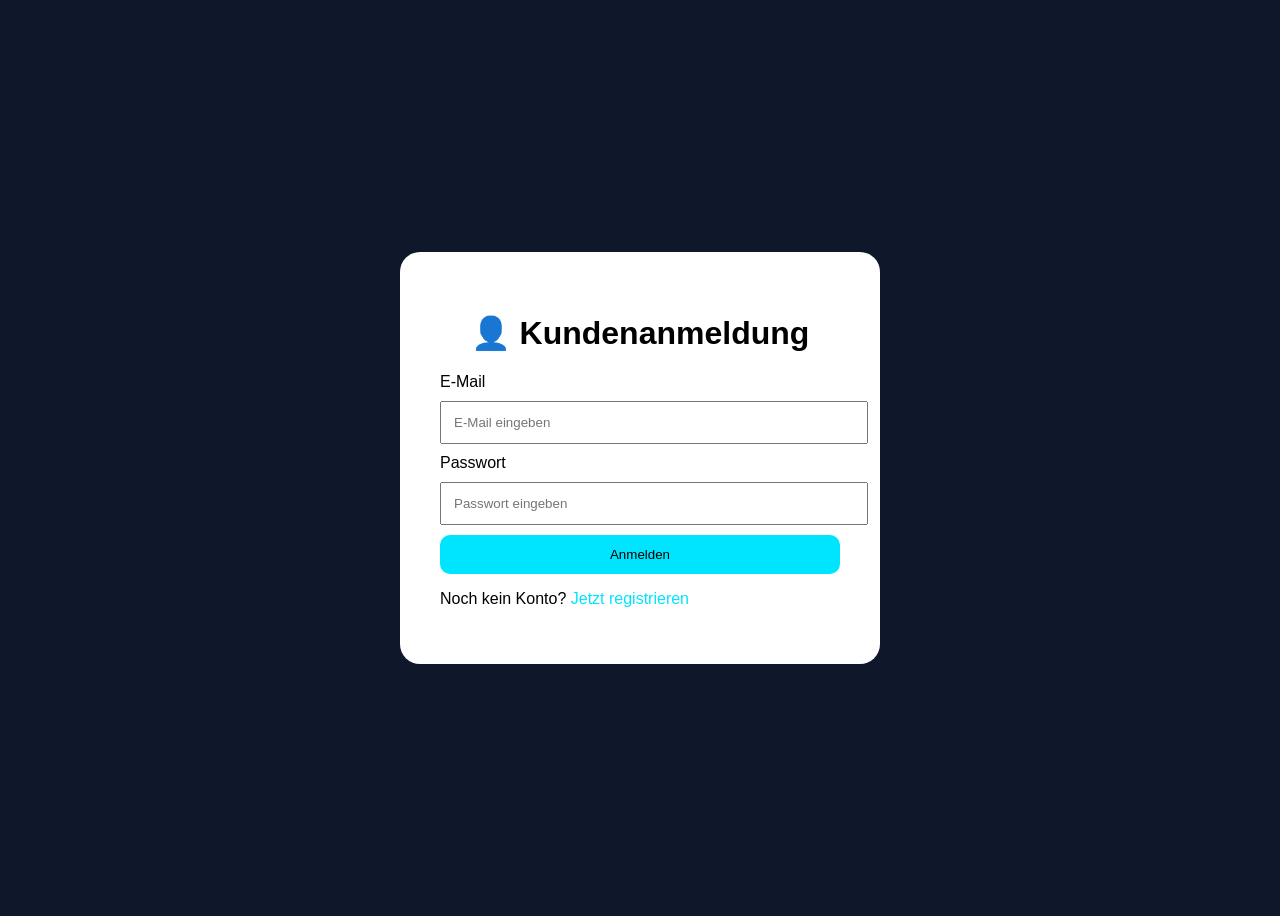
<file: anmeldung.html>
<!DOCTYPE html>
<html lang="de">

<head>
    <meta charset="UTF-8">
    <title>Anmeldung</title>
    <link rel="stylesheet" href="anmeldung.css">
</head>

<body>

<div class="login-container">

    <h1>👤 Kundenanmeldung</h1>

    <form>

        <label>E-Mail</label>
        <input type="email" placeholder="E-Mail eingeben">

        <label>Passwort</label>
        <input type="password" placeholder="Passwort eingeben">

        <button type="submit">
            Anmelden
        </button>

    </form>

    <p>
        Noch kein Konto?
        <a href="#">Jetzt registrieren</a>
    </p>

</div>

</body>
</html>
</file>
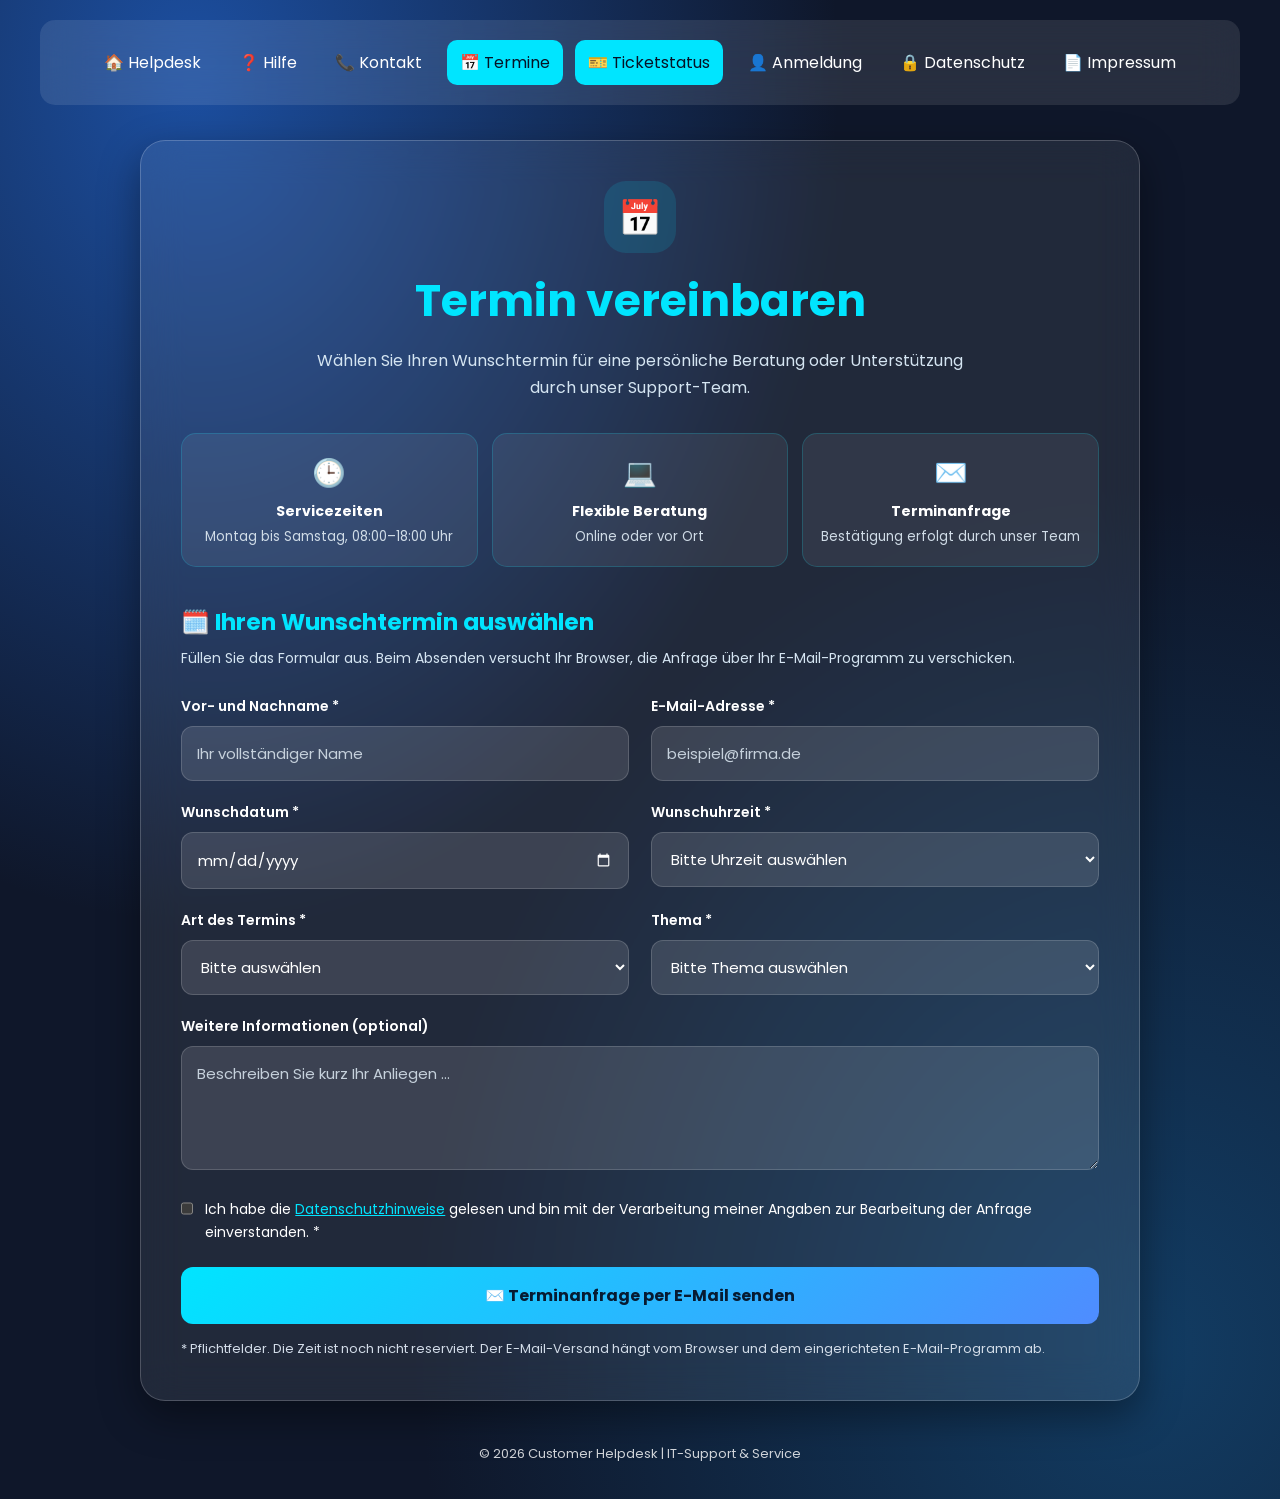
<file: termine.html>
<!DOCTYPE html>
<html lang="de">
<head>
    <meta charset="UTF-8">
    <meta name="viewport" content="width=device-width, initial-scale=1.0">
    <title>Termine | Customer Helpdesk</title>
    <link rel="stylesheet" href="termine.css">
</head>
<body>
    <nav class="navbar" aria-label="Hauptnavigation">
        <a href="index.html">🏠 Helpdesk</a>
        <a href="help.html">❓ Hilfe</a>
        <a href="kontakt.html">📞 Kontakt</a>
        <a href="termine.html" aria-current="page">📅 Termine</a>
        <a href="ticketstatus.html" aria-current="page">🎫 Ticketstatus</a>
        <a href="anmeldung.html">👤 Anmeldung</a>
        <a href="datenschutz.html">🔒 Datenschutz</a>
        <a href="impressum.html">📄 Impressum</a>
    </nav>

    <main class="container">
        <header class="page-header">
            <div class="icon-circle" aria-hidden="true">📅</div>
            <h1>Termin vereinbaren</h1>
            <p>Wählen Sie Ihren Wunschtermin für eine persönliche Beratung oder Unterstützung durch unser Support-Team.</p>
        </header>

        <section class="info-panel" aria-label="Informationen zur Terminvereinbarung">
            <div><span aria-hidden="true">🕒</span><strong>Servicezeiten</strong><small>Montag bis Samstag, 08:00–18:00 Uhr</small></div>
            <div><span aria-hidden="true">💻</span><strong>Flexible Beratung</strong><small>Online oder vor Ort</small></div>
            <div><span aria-hidden="true">✉️</span><strong>Terminanfrage</strong><small>Bestätigung erfolgt durch unser Team</small></div>
        </section>

        <section class="booking-section" aria-labelledby="booking-title">
            <h2 id="booking-title">🗓️ Ihren Wunschtermin auswählen</h2>
            <p class="section-description">Füllen Sie das Formular aus. Beim Absenden versucht Ihr Browser, die Anfrage über Ihr E-Mail-Programm zu verschicken.</p>

            <form id="termin-form" action="mailto:helpdesk@chap.de?subject=Terminanfrage%20Customer%20Helpdesk" method="post" enctype="text/plain">
                <div class="form-grid">
                    <div class="form-group">
                        <label for="name">Vor- und Nachname *</label>
                        <input id="name" name="name" type="text" autocomplete="name" placeholder="Ihr vollständiger Name" required>
                    </div>
                    <div class="form-group">
                        <label for="email">E-Mail-Adresse *</label>
                        <input id="email" name="email" type="email" autocomplete="email" placeholder="beispiel@firma.de" required>
                    </div>
                    <div class="form-group">
                        <label for="datum">Wunschdatum *</label>
                        <input id="datum" name="datum" type="date" required>
                    </div>
                    <div class="form-group">
                        <label for="uhrzeit">Wunschuhrzeit *</label>
                        <select id="uhrzeit" name="uhrzeit" required>
                            <option value="">Bitte Uhrzeit auswählen</option>
                            <option>08:00</option><option>09:00</option><option>10:00</option>
                            <option>11:00</option><option>12:00</option><option>13:00</option>
                            <option>14:00</option><option>15:00</option><option>16:00</option>
                            <option>17:00</option>
                        </select>
                    </div>
                    <div class="form-group">
                        <label for="terminart">Art des Termins *</label>
                        <select id="terminart" name="terminart" required>
                            <option value="">Bitte auswählen</option>
                            <option>Online-Beratung</option>
                            <option>Vor-Ort-Termin</option>
                            <option>Telefonische Beratung</option>
                        </select>
                    </div>
                    <div class="form-group">
                        <label for="thema">Thema *</label>
                        <select id="thema" name="thema" required>
                            <option value="">Bitte Thema auswählen</option>
                            <option>Softwareproblem</option>
                            <option>Hardwareproblem</option>
                            <option>Netzwerk / Internet</option>
                            <option>E-Mail / Benutzerkonto</option>
                            <option>Allgemeine IT-Beratung</option>
                            <option>Sonstiges</option>
                        </select>
                    </div>
                </div>
                <div class="form-group">
                    <label for="nachricht">Weitere Informationen (optional)</label>
                    <textarea id="nachricht" name="nachricht" rows="4" placeholder="Beschreiben Sie kurz Ihr Anliegen ..."></textarea>
                </div>
                <div class="checkbox-area">
                    <input id="datenschutz" name="datenschutz_bestaetigt" value="Ja" type="checkbox" required>
                    <label for="datenschutz">Ich habe die <a href="datenschutz.html">Datenschutzhinweise</a> gelesen und bin mit der Verarbeitung meiner Angaben zur Bearbeitung der Anfrage einverstanden. *</label>
                </div>
                <button type="submit" class="submit-button">✉️ Terminanfrage per E-Mail senden</button>
                <p class="form-note" id="status" role="status">* Pflichtfelder. Die Zeit ist noch nicht reserviert. Der E-Mail-Versand hängt vom Browser und dem eingerichteten E-Mail-Programm ab.</p>
            </form>
        </section>
    </main>
    <footer>© 2026 Customer Helpdesk | IT-Support &amp; Service</footer>


</body>
</html>
</file>
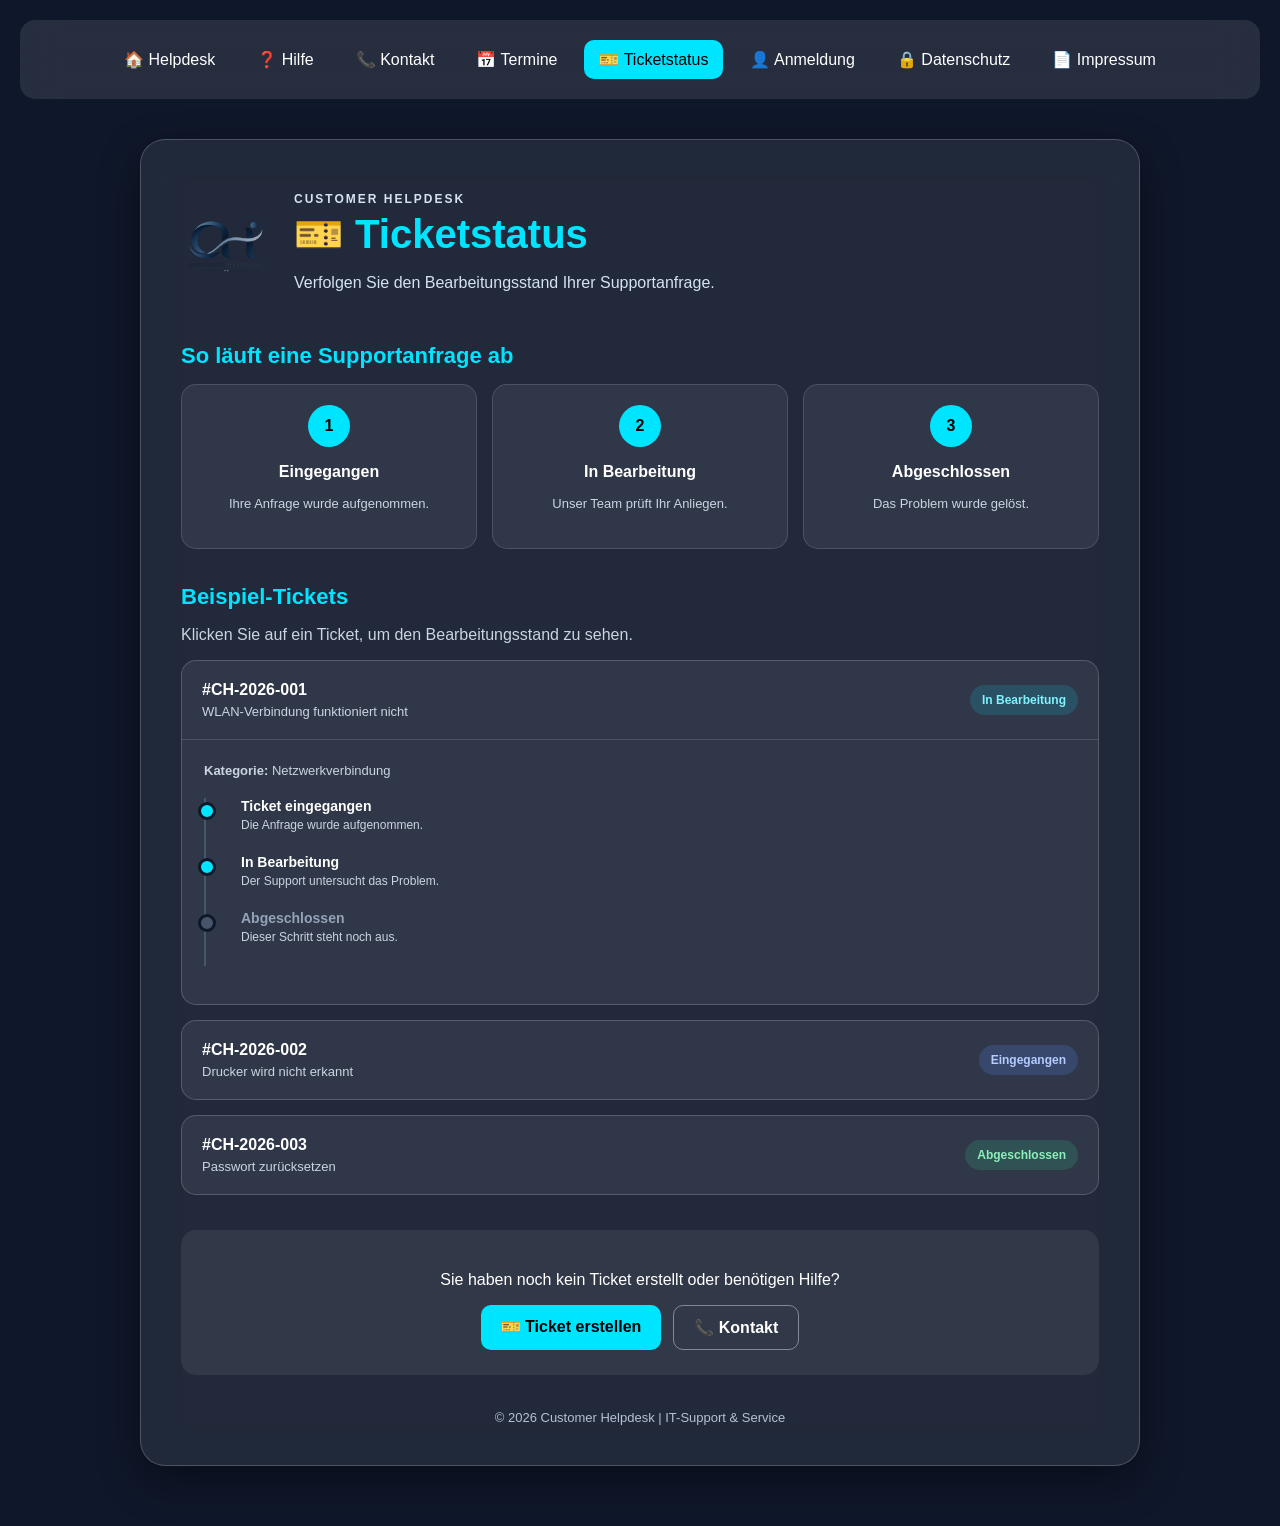
<file: ticketstatus.html>
<!DOCTYPE html>
<html lang="de">
<head>
  <meta charset="UTF-8">
  <meta name="viewport" content="width=device-width, initial-scale=1.0">
  <title>Ticketstatus | Customer Helpdesk</title>
  <link rel="stylesheet" href="ticketstatus.css">
</head>
<body>
  <nav class="navbar" aria-label="Hauptnavigation">
    <a href="index.html">🏠 Helpdesk</a>
    <a href="help.html">❓ Hilfe</a>
    <a href="kontakt.html">📞 Kontakt</a>
    <a href="termine.html">📅 Termine</a>
    <a href="ticketstatus.html" aria-current="page">🎫 Ticketstatus</a>
    <a href="anmeldung.html">👤 Anmeldung</a>
    <a href="datenschutz.html">🔒 Datenschutz</a>
    <a href="impressum.html">📄 Impressum</a>
  </nav>

  <main class="container">
    <header class="page-header">
      <img class="logo-img" src="Logo (1).png" alt="Customer Helpdesk Logo">
      <div>
        <p class="eyebrow">CUSTOMER HELPDESK</p>
        <h1>🎫 Ticketstatus</h1>
        <p>Verfolgen Sie den Bearbeitungsstand Ihrer Supportanfrage.</p>
      </div>
    </header>

    <section aria-labelledby="ablauf">
      <h2 id="ablauf">So läuft eine Supportanfrage ab</h2>
      <div class="steps">
        <article class="step"><span class="step-icon">1</span><h3>Eingegangen</h3><p>Ihre Anfrage wurde aufgenommen.</p></article>
        <article class="step"><span class="step-icon">2</span><h3>In Bearbeitung</h3><p>Unser Team prüft Ihr Anliegen.</p></article>
        <article class="step"><span class="step-icon">3</span><h3>Abgeschlossen</h3><p>Das Problem wurde gelöst.</p></article>
      </div>
    </section>

    <section class="examples" aria-labelledby="tickets">
      <h2 id="tickets">Beispiel-Tickets</h2>
      <p class="section-intro">Klicken Sie auf ein Ticket, um den Bearbeitungsstand zu sehen.</p>

      <details class="ticket" open>
        <summary><span><strong>#CH-2026-001</strong><small>WLAN-Verbindung funktioniert nicht</small></span><span class="status processing">In Bearbeitung</span></summary>
        <div class="ticket-body"><p><strong>Kategorie:</strong> Netzwerkverbindung</p><ol class="timeline"><li class="done"><strong>Ticket eingegangen</strong><span>Die Anfrage wurde aufgenommen.</span></li><li class="current"><strong>In Bearbeitung</strong><span>Der Support untersucht das Problem.</span></li><li><strong>Abgeschlossen</strong><span>Dieser Schritt steht noch aus.</span></li></ol></div>
      </details>

      <details class="ticket">
        <summary><span><strong>#CH-2026-002</strong><small>Drucker wird nicht erkannt</small></span><span class="status received">Eingegangen</span></summary>
        <div class="ticket-body"><p><strong>Kategorie:</strong> Hardware</p><ol class="timeline"><li class="current"><strong>Ticket eingegangen</strong><span>Die Anfrage wartet auf die Bearbeitung.</span></li><li><strong>In Bearbeitung</strong><span>Dieser Schritt steht noch aus.</span></li><li><strong>Abgeschlossen</strong><span>Dieser Schritt steht noch aus.</span></li></ol></div>
      </details>

      <details class="ticket">
        <summary><span><strong>#CH-2026-003</strong><small>Passwort zurücksetzen</small></span><span class="status finished">Abgeschlossen</span></summary>
        <div class="ticket-body"><p><strong>Kategorie:</strong> Anmeldung</p><ol class="timeline"><li class="done"><strong>Ticket eingegangen</strong><span>Die Anfrage wurde aufgenommen.</span></li><li class="done"><strong>In Bearbeitung</strong><span>Der Support hat das Anliegen geprüft.</span></li><li class="done"><strong>Abgeschlossen</strong><span>Das Problem wurde gelöst.</span></li></ol></div>
      </details>
    </section>

    <div class="bottom-actions"><p>Sie haben noch kein Ticket erstellt oder benötigen Hilfe?</p><div class="actions"><a class="primary-button" href="index.html">🎫 Ticket erstellen</a><a class="secondary-button" href="kontakt.html">📞 Kontakt</a></div></div>
    <footer>© 2026 Customer Helpdesk | IT-Support &amp; Service</footer>
  </main>
</body>
</html>
</file>
<file: anmeldung.css>
body{
    background:#0f172a;
    display:flex;
    justify-content:center;
    align-items:center;
    height:100vh;
    font-family:Arial,sans-serif;
}

.login-container{
    background:white;
    padding:40px;
    border-radius:20px;
    width:400px;
}

h1{
    text-align:center;
}

input{
    width:100%;
    padding:12px;
    margin:10px 0;
}

button{
    width:100%;
    padding:12px;
    background:#00e5ff;
    border:none;
    border-radius:10px;
    cursor:pointer;
}

a{
    color:#00e5ff;
    text-decoration:none;
}
</file>
<file: termine.css>
@import url('https://fonts.googleapis.com/css2?family=Poppins:wght@300;400;600;700&display=swap');

:root {
    --primary: #4f8cff;
    --secondary: #1c4fa1;
    --accent: #00e5ff;
}

* { box-sizing: border-box; }
html { color-scheme: dark; }
body {
    margin: 0;
    min-height: 100vh;
    font-family: 'Poppins', sans-serif;
    color: white;
    background: radial-gradient(ellipse at 15% 5%, #1c4fa1 0%, transparent 42%),
                radial-gradient(ellipse at 90% 90%, #123c63 0%, transparent 45%),
                #0f172a;
}

.navbar {
    display: flex;
    justify-content: center;
    flex-wrap: wrap;
    gap: 12px;
    padding: 20px;
    margin: 20px auto 30px;
    width: min(95%, 1200px);
    background: rgba(255, 255, 255, 0.1);
    backdrop-filter: blur(20px);
    border-radius: 15px;
}
.navbar a {
    color: white;
    text-decoration: none;
    padding: 10px 13px;
    border-radius: 10px;
    transition: 0.3s;
}
.navbar a:hover, .navbar a[aria-current="page"] {
    background: var(--accent);
    color: #061326;
}

.container {
    width: 90%;
    max-width: 1000px;
    margin: 35px auto;
    padding: 40px;
    border-radius: 25px;
    backdrop-filter: blur(20px);
    background: rgba(255, 255, 255, 0.08);
    border: 1px solid rgba(255, 255, 255, 0.2);
    box-shadow: 0 15px 40px rgba(0, 0, 0, 0.4);
}
.page-header { text-align: center; margin-bottom: 32px; }
.icon-circle {
    width: 72px;
    height: 72px;
    display: grid;
    place-items: center;
    margin: 0 auto 15px;
    border-radius: 22px;
    background: rgba(0, 229, 255, 0.13);
    font-size: 35px;
}
h1 { margin: 0 0 14px; font-size: clamp(30px, 5vw, 44px); color: var(--accent); }
.page-header p, .section-description { color: #d5e5f2; line-height: 1.7; }
.page-header p { max-width: 650px; margin: auto; }
.info-panel { display: grid; grid-template-columns: repeat(3, 1fr); gap: 14px; margin-bottom: 38px; }
.info-panel > div {
    padding: 19px 12px;
    text-align: center;
    border: 1px solid rgba(0, 229, 255, 0.18);
    border-radius: 15px;
    background: rgba(255, 255, 255, 0.07);
}
.info-panel span { display: block; font-size: 27px; margin-bottom: 8px; }
.info-panel strong { display: block; color: white; font-size: 14px; }
.info-panel small { display: block; color: #d0dce7; margin-top: 5px; line-height: 1.5; }
h2 { color: var(--accent); font-size: 23px; margin: 0 0 8px; }
.section-description { margin: 0 0 25px; font-size: 14px; }
.form-grid { display: grid; grid-template-columns: repeat(2, minmax(0, 1fr)); gap: 0 22px; }
.form-group { margin-bottom: 21px; }
label { display: block; margin-bottom: 9px; font-size: 14px; font-weight: 600; }
input, select, textarea {
    width: 100%;
    min-width: 0;
    padding: 15px;
    border: 1px solid rgba(255, 255, 255, 0.16);
    border-radius: 12px;
    background: rgba(255, 255, 255, 0.12);
    color: white;
    font: inherit;
    font-size: 15px;
}
input::placeholder, textarea::placeholder { color: #c6d1dc; }
input:focus, select:focus, textarea:focus {
    outline: none;
    border-color: var(--accent);
    box-shadow: 0 0 15px rgba(0, 229, 255, 0.45);
}
select option { background: #17243d; color: white; }
textarea { resize: vertical; }
.checkbox-area { display: flex; align-items: flex-start; gap: 12px; margin: 8px 0 24px; }
.checkbox-area input { width: auto; margin: 4px 0 0; accent-color: var(--accent); }
.checkbox-area label { margin: 0; font-weight: 400; line-height: 1.6; }
.checkbox-area a { color: var(--accent); }
.submit-button {
    width: 100%;
    padding: 16px;
    border: none;
    border-radius: 12px;
    background: linear-gradient(135deg, #00e5ff, #4f8cff);
    color: #071b32;
    font: inherit;
    font-size: 16px;
    font-weight: 700;
    cursor: pointer;
    transition: 0.3s;
}
.submit-button:hover { transform: translateY(-3px); box-shadow: 0 0 25px rgba(0, 229, 255, 0.5); }
.form-note { margin: 15px 0 0; color: #d2dce8; font-size: 13px; line-height: 1.6; }
footer { text-align: center; padding: 8px 20px 35px; opacity: 0.8; font-size: 13px; }
@media (max-width: 700px) {
    .container { width: 94%; padding: 24px 18px; }
    .info-panel, .form-grid { grid-template-columns: 1fr; }
    .navbar { gap: 5px; padding: 12px; }
    .navbar a { padding: 9px; font-size: 13px; }
}
</file>
<file: ticketstatus.css>
body{
    font-family:Arial,sans-serif;
    background:#0f172a;
    color:white;
    margin:0;
    padding:20px;
}

.navbar{
    display:flex;
    justify-content:center;
    flex-wrap:wrap;
    gap:12px;
    padding:20px;
    margin-bottom:30px;
    background:rgba(255,255,255,0.1);
    backdrop-filter:blur(20px);
    border-radius:15px;
}

.navbar a{
    color:white;
    text-decoration:none;
    padding:10px 15px;
    border-radius:10px;
    transition:0.3s;
}

.navbar a:hover{
    background:#00e5ff;
    color:black;
}

.navbar a[aria-current="page"]{
    background:#00e5ff;
    color:black;
}

.container{
    width:90%;
    max-width:1000px;
    margin:40px auto;
    padding:40px;
    box-sizing:border-box;
    border-radius:25px;
    backdrop-filter:blur(20px);
    background:rgba(255,255,255,0.08);
    border:1px solid rgba(255,255,255,0.2);
    box-shadow:0 15px 40px rgba(0,0,0,0.4);
}

.page-header{
    display:flex;
    align-items:center;
    gap:25px;
    margin-bottom:30px;
}

.logo-img{
    width:88px;
    height:auto;
}

.eyebrow{
    color:#00e5ff;
    font-size:12px;
    letter-spacing:2px;
    font-weight:bold;
    margin-bottom:5px;
}

h1{
    color:#00e5ff;
    font-size:40px;
    margin:5px 0;
}

.page-header p{
    color:#d5e2f4;
}

h2{
    color:#00e5ff;
    font-size:22px;
    margin-top:35px;
    margin-bottom:15px;
}

.steps{
    display:flex;
    gap:15px;
}

.step{
    flex:1;
    text-align:center;
    padding:20px 14px;
    background:rgba(255,255,255,0.07);
    border:1px solid rgba(255,255,255,0.13);
    border-radius:15px;
}

.step-icon{
    display:flex;
    align-items:center;
    justify-content:center;
    width:42px;
    height:42px;
    margin:0 auto 12px;
    border-radius:50%;
    background:#00e5ff;
    color:black;
    font-weight:bold;
}

.step h3{
    font-size:16px;
    margin-bottom:8px;
}

.step p{
    color:#cbd5e1;
    font-size:13px;
    line-height:1.6;
}

.section-intro{
    color:#cbd5e1;
}

.ticket{
    margin:15px 0;
    border:1px solid rgba(255,255,255,0.18);
    border-radius:15px;
    background:rgba(255,255,255,0.07);
    overflow:hidden;
}

.ticket summary{
    display:flex;
    align-items:center;
    justify-content:space-between;
    gap:15px;
    padding:20px;
    cursor:pointer;
}

.ticket summary:hover{
    background:rgba(255,255,255,0.06);
}

.ticket summary strong{
    display:block;
    font-size:16px;
}

.ticket summary small{
    display:block;
    margin-top:5px;
    color:#cbd5e1;
    font-size:13px;
}

.status{
    padding:8px 12px;
    border-radius:15px;
    font-size:12px;
    font-weight:bold;
    white-space:nowrap;
}

.processing{
    background:rgba(0,229,255,0.15);
    color:#7ff4ff;
}

.received{
    background:rgba(79,140,255,0.2);
    color:#b4ccff;
}

.finished{
    background:rgba(55,211,141,0.17);
    color:#8cf0ba;
}

.ticket-body{
    padding:10px 22px 22px;
    border-top:1px solid rgba(255,255,255,0.13);
}

.ticket-body p{
    color:#cbd5e1;
    font-size:13px;
}

.timeline{
    margin-top:20px;
    padding-left:35px;
    border-left:2px solid #475569;
    list-style:none;
}

.timeline li{
    position:relative;
    padding-bottom:22px;
    color:#94a3b8;
}

.timeline li::before{
    content:"";
    position:absolute;
    left:-43px;
    top:4px;
    width:12px;
    height:12px;
    border-radius:50%;
    background:#475569;
    border:3px solid #0f172a;
}

.timeline li.done::before,
.timeline li.current::before{
    background:#00e5ff;
}

.timeline li.done,
.timeline li.current{
    color:white;
}

.timeline li strong{
    display:block;
    font-size:14px;
}

.timeline li span{
    display:block;
    color:#cbd5e1;
    font-size:12px;
    margin-top:4px;
}

.bottom-actions{
    margin-top:35px;
    padding:25px;
    text-align:center;
    border-radius:15px;
    background:rgba(255,255,255,0.07);
}

.actions{
    display:flex;
    justify-content:center;
    flex-wrap:wrap;
    gap:12px;
}

.actions a{
    display:inline-block;
    padding:12px 20px;
    border-radius:10px;
    text-decoration:none;
    font-weight:bold;
    transition:0.3s;
}

.primary-button{
    background:#00e5ff;
    color:black;
}

.secondary-button{
    color:white;
    border:1px solid rgba(255,255,255,0.4);
}

.actions a:hover{
    transform:scale(1.05);
    background:#4f8cff;
    color:white;
}

footer{
    text-align:center;
    margin-top:35px;
    color:#b4c2d5;
    font-size:13px;
}

@media (max-width:700px){
    .container{
        width:95%;
        padding:22px 17px;
    }

    .page-header{
        flex-direction:column;
        text-align:center;
    }

    h1{
        font-size:30px;
    }

    .steps{
        flex-direction:column;
    }

    .ticket summary{
        flex-direction:column;
        align-items:flex-start;
    }

    .navbar{
        gap:5px;
    }

    .navbar a{
        padding:8px;
        font-size:12px;
    }
}
</file>
